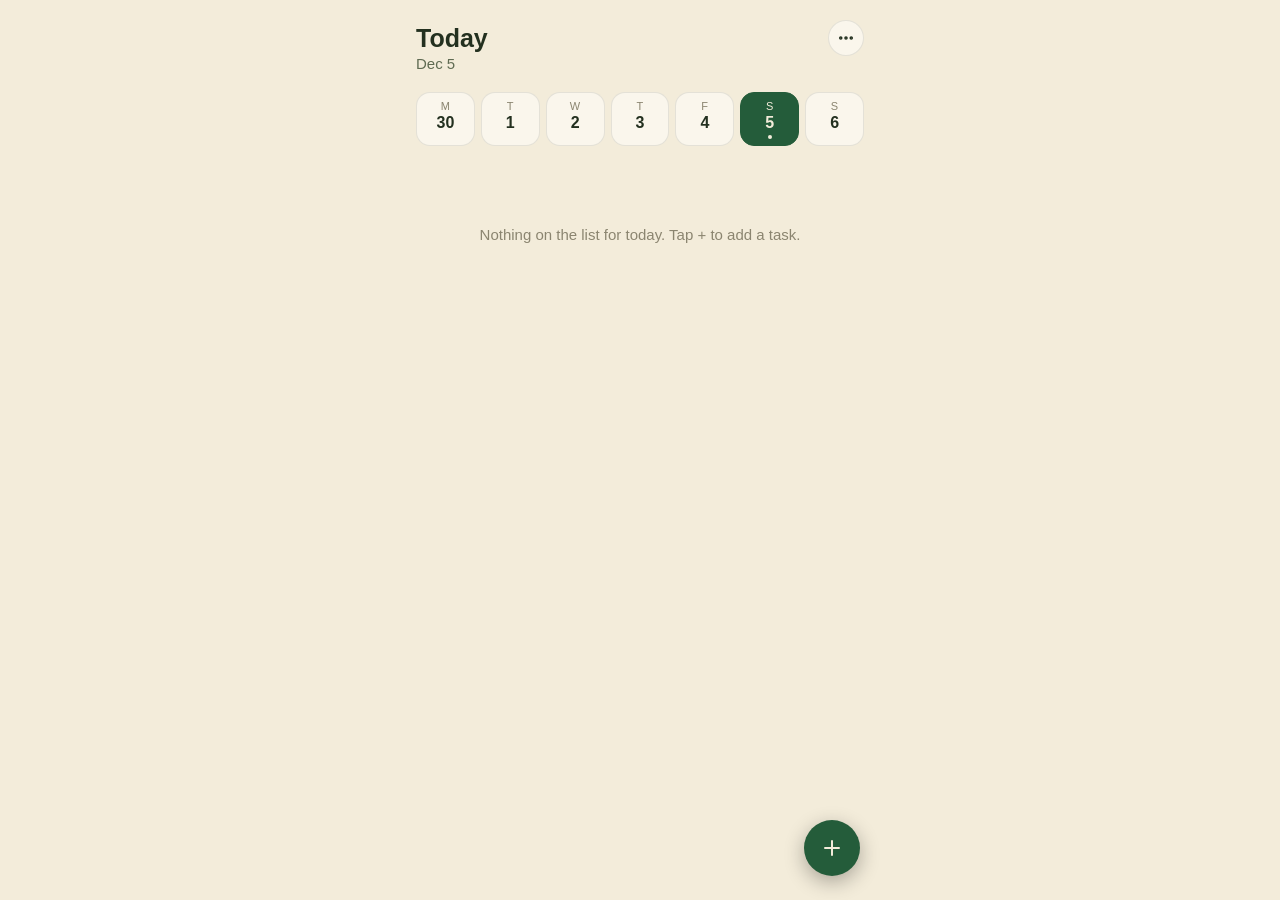
<file: index.html>
<!DOCTYPE html>
<html lang="en">
<head>
<meta charset="UTF-8" />
<meta name="viewport" content="width=device-width, initial-scale=1, viewport-fit=cover" />
<title>Tend</title>
<script>
(function () {
  try {
    var t = localStorage.getItem('dp_theme');
    if (t === 'light' || t === 'dark') document.documentElement.setAttribute('data-theme', t);
  } catch (e) {}
})();
</script>
<meta name="theme-color" content="#0f1a13" />
<link rel="manifest" href="manifest.json" />
<link rel="icon" href="icons/icon-192.png" />
<link rel="apple-touch-icon" href="icons/icon-192.png" />
<meta name="apple-mobile-web-app-capable" content="yes" />
<meta name="apple-mobile-web-app-status-bar-style" content="black-translucent" />
<link rel="stylesheet" href="css/styles.css" />
</head>
<body>
<div id="app">
  <header class="app-header">
    <div>
      <h1 id="dayHeading">Today</h1>
      <div class="date-sub" id="dateSub"></div>
    </div>
    <button class="icon-btn" id="settingsBtn" aria-label="Backup settings"></button>
  </header>

  <div class="day-strip" id="dayStrip"></div>

  <div id="listContainer"></div>
</div>

<button class="fab" id="addTaskFab" aria-label="Add task"></button>

<!-- Add / edit task sheet -->
<div class="overlay" id="taskFormOverlay" hidden>
  <div class="sheet">
    <div class="sheet-handle"></div>
    <div class="sheet-title-row">
      <p id="taskFormTitle">Add task</p>
      <button class="icon-btn" id="taskFormClose" aria-label="Close"></button>
    </div>

    <label class="field-label" for="taskNameInput">Task name</label>
    <input type="text" id="taskNameInput" placeholder="Evening stretch" style="width:100%; margin-bottom:4px;" />
    <p class="field-error" id="taskNameError">Please enter a task name.</p>

    <label class="field-label" for="taskCategoryInput" style="margin-top:12px;">Category</label>
    <input type="text" id="taskCategoryInput" placeholder="pills, gym, meditation…" style="width:100%; margin-bottom:16px;" />

    <label class="field-label">Time of day</label>
    <div class="picker-row" id="timePicker">
      <button type="button" class="picker-btn" data-time="morning"></button>
      <button type="button" class="picker-btn" data-time="afternoon"></button>
      <button type="button" class="picker-btn" data-time="evening"></button>
    </div>
    <p class="field-error" id="taskTimeError">Please choose a time of day.</p>

    <label class="field-label">Repeats on</label>
    <div class="quick-row" id="quickPicker">
      <button type="button" class="quick-btn" data-quick="everyday">Every day</button>
      <button type="button" class="quick-btn" data-quick="weekdays">Weekdays</button>
      <button type="button" class="quick-btn" data-quick="once">Just once</button>
    </div>
    <div class="day-picker" id="dayPicker"></div>
    <p class="day-summary" id="daySummary">Select which days this applies to.</p>

    <button class="primary-btn" id="taskFormSave">Save task</button>
    <button class="secondary-btn" id="taskFormCancel">Cancel</button>
  </div>
</div>

<!-- Edit scope: apply change to just today or whole series -->
<div class="overlay" id="editScopeOverlay" hidden>
  <div class="sheet">
    <div class="sheet-handle"></div>
    <p style="font-size:15px;font-weight:500;margin:0 0 4px;">Save changes</p>
    <p class="action-sheet-subtitle" id="editScopeSubtitle"></p>
    <button class="secondary-btn" id="editScopeOnce">Just today</button>
    <button class="primary-btn" id="editScopeAll">Change whole series</button>
    <button class="secondary-btn" id="editScopeCancel">Cancel</button>
  </div>
</div>

<!-- Delete confirm -->
<div class="overlay" id="deleteConfirmOverlay" hidden>
  <div class="sheet">
    <div class="sheet-handle"></div>
    <p id="deleteConfirmTitle" style="font-size:14px;margin:0 0 4px;"></p>
    <p class="action-sheet-subtitle" id="deleteConfirmSubtitle">What do you want to remove?</p>
    <button class="secondary-btn" id="deleteOnceBtn">Just today</button>
    <button class="danger-btn solid" id="deleteAllBtn">Remove from all days</button>
    <button class="secondary-btn" id="deleteCancelBtn">Cancel</button>
  </div>
</div>

<!-- Backup / settings -->
<div class="overlay" id="settingsOverlay" hidden>
  <div class="sheet">
    <div class="sheet-handle"></div>
    <div class="sheet-title-row">
      <p>Backup</p>
      <button class="icon-btn" id="settingsClose" aria-label="Close"></button>
    </div>
    <button class="row-btn" id="themeToggleBtn"></button>
    <button class="row-btn" id="exportBtn"></button>
    <button class="row-btn" id="importBtn"></button>
    <input type="file" accept="application/json" id="importFileInput" class="file-input" />
    <p class="action-sheet-subtitle" style="margin-top:4px;">Importing replaces all data currently stored on this device.</p>
  </div>
</div>

<div class="toast" id="toast" hidden>
  <span id="toastMessage"></span>
  <button type="button" class="toast-undo" id="toastUndoBtn" hidden>Undo</button>
</div>

<script type="module" src="js/app.js"></script>
</body>
</html>
</file>
<file: css/styles.css>
/*
 * Palette pulled from a minimalist illustration: a small island with a
 * house and tree split across a cream field and a deep forest-green field,
 * reflected in still water. Rather than literally splitting the screen,
 * the two hero colors trade places as background/accent between themes —
 * dark mode is the green field with the house's cream picked out as the
 * accent; light mode is the cream field with the forest green picked out
 * instead. Everything else (water teal, foliage sage, boat-wood terracotta,
 * stone, dusk plum/rose) supports as the category tag palette.
 */
:root {
  color-scheme: dark;

  --bg: #0f1a13;
  --surface-1: #16221a;
  --surface-2: #1c2b21;
  --surface-3: #253629;
  --border: rgba(240, 235, 220, 0.08);
  --border-accent: #ede3cc;
  --border-danger: rgba(200, 90, 70, 0.5);

  --text-primary: #f2ecdc;
  --text-secondary: #a8b8a4;
  --text-muted: #6f8070;
  --text-danger: #ff9478;
  --on-accent: #16241a;
  --on-danger: #fff6e8;

  --fill-accent: #ede3cc;
  --fill-secondary: #2a3a2d;
  --fill-danger: #b8453a;

  /* Sage (foliage) */
  --bg-tint-blue: rgba(140, 170, 110, 0.18);
  --text-tint-blue: #b9d69a;
  /* Dusk plum */
  --bg-tint-purple: rgba(120, 85, 95, 0.2);
  --text-tint-purple: #d2a0ac;
  /* Water teal */
  --bg-tint-green: rgba(70, 140, 130, 0.2);
  --text-tint-green: #82d1c4;
  /* Boat-wood terracotta */
  --bg-tint-orange: rgba(196, 120, 70, 0.2);
  --text-tint-orange: #eab488;
  /* Warm rose */
  --bg-tint-pink: rgba(185, 105, 95, 0.18);
  --text-tint-pink: #e3a89a;
  /* House stone */
  --bg-tint-gray: rgba(165, 150, 120, 0.16);
  --text-tint-gray: #d1c4a4;

  --shadow-sheet: 0 -8px 30px rgba(0, 0, 0, 0.45);
  --radius-lg: 16px;
  --radius-md: 12px;
  --radius-sm: 8px;
}

/* Light palette applies on system preference, unless overridden by the
 * in-app toggle (data-theme, set by js/app.js and persisted to
 * localStorage) — the same palette is also defined unconditionally under
 * [data-theme="light"] so the forced choice wins regardless of system
 * preference. */
@media (prefers-color-scheme: light) {
  :root:not([data-theme="dark"]) {
    color-scheme: light;
    --bg: #f3ecda;
    --surface-1: #faf6ec;
    --surface-2: #faf6ec;
    --surface-3: #ece0c4;
    --border: rgba(30, 45, 30, 0.1);
    --border-accent: #245c3a;
    --border-danger: rgba(160, 55, 40, 0.4);

    --text-primary: #23301f;
    --text-secondary: #5f6b52;
    --text-muted: #8b8570;
    --text-danger: #a3392b;

    --fill-accent: #245c3a;
    --fill-secondary: #ece0c4;
    --fill-danger: #a3392b;
    --on-accent: #f3ecda;
    --on-danger: #f7f0e0;

    /* Sage (foliage) */
    --bg-tint-blue: rgba(110, 150, 80, 0.16);
    --text-tint-blue: #4c6b34;
    /* Dusk plum */
    --bg-tint-purple: rgba(110, 75, 85, 0.16);
    --text-tint-purple: #6b4652;
    /* Water teal */
    --bg-tint-green: rgba(60, 130, 120, 0.16);
    --text-tint-green: #276358;
    /* Boat-wood terracotta */
    --bg-tint-orange: rgba(180, 105, 55, 0.16);
    --text-tint-orange: #8a4d1e;
    /* Warm rose */
    --bg-tint-pink: rgba(170, 90, 80, 0.16);
    --text-tint-pink: #8a4436;
    /* House stone */
    --bg-tint-gray: rgba(140, 125, 95, 0.16);
    --text-tint-gray: #6b5c40;

    --shadow-sheet: 0 -8px 30px rgba(0, 0, 0, 0.12);
  }
}

:root[data-theme="light"] {
  color-scheme: light;
  --bg: #f3ecda;
  --surface-1: #faf6ec;
  --surface-2: #faf6ec;
  --surface-3: #ece0c4;
  --border: rgba(30, 45, 30, 0.1);
  --border-accent: #245c3a;
  --border-danger: rgba(160, 55, 40, 0.4);

  --text-primary: #23301f;
  --text-secondary: #5f6b52;
  --text-muted: #8b8570;
  --text-danger: #a3392b;

  --fill-accent: #245c3a;
  --fill-secondary: #ece0c4;
  --fill-danger: #a3392b;
  --on-accent: #f3ecda;
  --on-danger: #f7f0e0;

  /* Sage (foliage) */
  --bg-tint-blue: rgba(110, 150, 80, 0.16);
  --text-tint-blue: #4c6b34;
  /* Dusk plum */
  --bg-tint-purple: rgba(110, 75, 85, 0.16);
  --text-tint-purple: #6b4652;
  /* Water teal */
  --bg-tint-green: rgba(60, 130, 120, 0.16);
  --text-tint-green: #276358;
  /* Boat-wood terracotta */
  --bg-tint-orange: rgba(180, 105, 55, 0.16);
  --text-tint-orange: #8a4d1e;
  /* Warm rose */
  --bg-tint-pink: rgba(170, 90, 80, 0.16);
  --text-tint-pink: #8a4436;
  /* House stone */
  --bg-tint-gray: rgba(140, 125, 95, 0.16);
  --text-tint-gray: #6b5c40;

  --shadow-sheet: 0 -8px 30px rgba(0, 0, 0, 0.12);
}

* {
  box-sizing: border-box;
}

html, body {
  height: 100%;
}

body {
  margin: 0;
  background: var(--bg);
  color: var(--text-primary);
  font-family: -apple-system, BlinkMacSystemFont, 'Segoe UI', Roboto, Helvetica, Arial, sans-serif;
  -webkit-tap-highlight-color: transparent;
}

button, input {
  font: inherit;
  color: inherit;
}

button {
  background: var(--surface-3);
  border: 0.5px solid var(--border);
  border-radius: var(--radius-sm);
  color: var(--text-primary);
  cursor: pointer;
}

button:active {
  opacity: 0.8;
}

input[type="text"] {
  background: var(--surface-3);
  border: 0.5px solid var(--border);
  border-radius: var(--radius-sm);
  padding: 10px 12px;
  color: var(--text-primary);
}

input[type="text"]:focus, button:focus-visible {
  outline: 2px solid var(--border-accent);
  outline-offset: 1px;
}

#app {
  max-width: 480px;
  margin: 0 auto;
  min-height: 100%;
  padding: 20px 16px calc(96px + env(safe-area-inset-bottom));
}

#listContainer {
  position: relative;
  overflow: hidden;
  touch-action: pan-y;
  transition: transform 150ms ease, opacity 150ms ease;
}

/* The day-swipe pager relies on overflow:hidden to clip panels sliding in
 * from the side, but that same clipping cuts off a long-press-dragged row
 * once it's pulled below the list's own (untransformed) height — so it's
 * relaxed just for the duration of a drag. */
#listContainer.reordering {
  overflow: visible;
}

/* Tap-to-jump on the day strip (no finger to track) still gets a simple crossfade */
#listContainer.slide-out-left { transform: translateX(-16px); opacity: 0; }
#listContainer.slide-out-right { transform: translateX(16px); opacity: 0; }
#listContainer.slide-in-left { transform: translateX(-16px); opacity: 0; }
#listContainer.slide-in-right { transform: translateX(16px); opacity: 0; }
#listContainer.no-anim { transition: none !important; }

/* Live swipe drag: current + preview day panels slide together 1:1 with the finger */
.day-panel {
  position: absolute;
  top: 0;
  left: 0;
  width: 100%;
  transition: none;
}

/* ---------- Header ---------- */
.app-header {
  display: flex;
  align-items: baseline;
  justify-content: space-between;
  margin-bottom: 20px;
}

.app-header h1 {
  font-size: 25px;
  font-weight: 600;
  margin: 0;
}

.app-header .date-sub {
  font-size: 15px;
  color: var(--text-secondary);
  margin-top: 2px;
}

.icon-btn {
  width: 36px;
  height: 36px;
  border-radius: 50%;
  display: flex;
  align-items: center;
  justify-content: center;
  background: var(--surface-2);
  flex-shrink: 0;
}

.icon-btn svg {
  width: 18px;
  height: 18px;
}

/* ---------- Day strip ---------- */
.day-strip {
  display: flex;
  gap: 6px;
  margin-bottom: 20px;
  touch-action: pan-y;
}

.day-strip-btn {
  flex: 1;
  display: flex;
  flex-direction: column;
  align-items: center;
  gap: 3px;
  padding: 7px 0 6px;
  border-radius: 14px;
  background: var(--surface-2);
  min-width: 0;
}

.day-strip-btn .dow {
  font-size: 11px;
  text-transform: uppercase;
  letter-spacing: 0.03em;
  color: var(--text-muted);
}

.day-strip-btn .dom {
  font-size: 16px;
  font-weight: 600;
  color: var(--text-primary);
  line-height: 1;
}

.day-strip-btn .today-dot {
  width: 4px;
  height: 4px;
  border-radius: 50%;
  background: var(--fill-accent);
  margin-top: 1px;
}

.day-strip-btn.today .dow,
.day-strip-btn.today .dom {
  color: var(--fill-accent);
}

.day-strip-btn.selected {
  background: var(--fill-accent);
  border-color: var(--border-accent);
}

.day-strip-btn.selected .dow,
.day-strip-btn.selected .dom {
  color: var(--on-accent);
}

.day-strip-btn.selected .today-dot {
  background: var(--on-accent);
}

/* ---------- Sections ---------- */
.section {
  margin-bottom: 22px;
}

.section-title {
  font-size: 13px;
  font-weight: 600;
  text-transform: uppercase;
  letter-spacing: 0.06em;
  color: var(--text-muted);
  margin: 0 0 8px 4px;
  display: flex;
  align-items: center;
  gap: 6px;
}

.section-title svg {
  width: 14px;
  height: 14px;
}

.task-list {
  display: flex;
  flex-direction: column;
  gap: 8px;
}

/* ---------- Task row ---------- */
.task-row-wrap {
  position: relative;
  border-radius: var(--radius-md);
  overflow: hidden;
  touch-action: pan-y;
  user-select: none;
  -webkit-user-select: none;
}

.task-row-actions {
  position: absolute;
  top: 0;
  bottom: 0;
  right: 0;
  width: 128px; /* two 64px buttons — must match ROW_REVEAL in app.js */
  display: flex;
  justify-content: flex-end;
  align-items: stretch;
}

.row-action {
  width: 64px;
  border: none;
  border-radius: 0;
  display: flex;
  align-items: center;
  justify-content: center;
  flex-shrink: 0;
}

.row-action svg {
  width: 20px;
  height: 20px;
}

.row-action.edit {
  background: var(--fill-accent);
  color: var(--on-accent);
}

.row-action.delete {
  background: var(--fill-danger);
  color: var(--on-danger);
}

/* Swipe-right-to-complete: revealed on the left edge as the row slides
 * right, symmetrical to the edit/delete panel on the other side. */
.task-row-complete-bg {
  position: absolute;
  top: 0;
  bottom: 0;
  left: 0;
  width: 96px; /* must match COMPLETE_REVEAL in app.js */
  border-radius: var(--radius-md) 0 0 var(--radius-md);
  background: var(--fill-accent);
  color: var(--on-accent);
  display: flex;
  align-items: center;
  justify-content: flex-start;
  padding-left: 22px;
}

.task-row-complete-bg svg {
  width: 22px;
  height: 22px;
}

.task-row {
  position: relative;
  background: var(--surface-2);
  border: 0.5px solid var(--border);
  border-radius: var(--radius-md);
  padding: 0.7rem 0.9rem;
  display: flex;
  align-items: center;
  gap: 10px;
}

.task-row-wrap .task-row {
  transition: transform 0.18s ease;
}

.task-row-wrap.dragging .task-row {
  transition: none;
}

/* Long-press reorder: the picked-up row becomes position:fixed (set inline
 * in JS) and just tracks the finger; its spot in the flow is held by an
 * invisible .reorder-spacer instead, so everything else reflows normally
 * around wherever that spacer currently sits. */
.task-row-wrap.reorder-lifted {
  z-index: 30;
}

.task-row-wrap.reorder-lifted .task-row {
  transition: none;
  box-shadow: 0 10px 24px rgba(0, 0, 0, 0.35);
  transform: scale(1.02);
}

.reorder-spacer {
  visibility: hidden;
}

.task-checkbox {
  width: 25px;
  height: 25px;
  border-radius: 50%;
  border: 1.5px solid var(--text-muted);
  background: transparent;
  flex-shrink: 0;
  display: flex;
  align-items: center;
  justify-content: center;
  padding: 0;
}

.task-checkbox svg {
  width: 15px;
  height: 15px;
  opacity: 0;
}

.task-row.completed .task-checkbox {
  background: var(--fill-accent);
  border-color: var(--fill-accent);
  color: var(--on-accent);
}

.task-row.completed .task-checkbox svg {
  opacity: 1;
}

.task-label-btn {
  flex: 1;
  display: flex;
  flex-direction: column;
  align-items: flex-start;
  gap: 2px;
  background: transparent;
  border: none;
  padding: 0;
  text-align: left;
  min-width: 0;
}

.task-name {
  font-size: 16px;
  line-height: 1.3;
}

.task-row.completed .task-name {
  color: var(--text-muted);
  text-decoration: line-through;
}

.task-override-note {
  font-size: 12px;
  color: var(--text-muted);
}

.tag {
  font-size: 12px;
  padding: 3px 9px;
  border-radius: 10px;
  white-space: nowrap;
  flex-shrink: 0;
  border: none;
}

.tag-blue { background: var(--bg-tint-blue); color: var(--text-tint-blue); }
.tag-purple { background: var(--bg-tint-purple); color: var(--text-tint-purple); }
.tag-green { background: var(--bg-tint-green); color: var(--text-tint-green); }
.tag-orange { background: var(--bg-tint-orange); color: var(--text-tint-orange); }
.tag-pink { background: var(--bg-tint-pink); color: var(--text-tint-pink); }
.tag-gray { background: var(--bg-tint-gray); color: var(--text-tint-gray); }

/* ---------- Empty state ---------- */
.empty-state {
  text-align: center;
  color: var(--text-muted);
  font-size: 15px;
  padding: 60px 20px;
}

/* ---------- FAB ---------- */
.fab {
  position: fixed;
  right: max(20px, calc((100vw - 480px) / 2 + 20px));
  bottom: calc(24px + env(safe-area-inset-bottom));
  width: 56px;
  height: 56px;
  border-radius: 50%;
  background: var(--fill-accent);
  color: var(--on-accent);
  display: flex;
  align-items: center;
  justify-content: center;
  box-shadow: 0 6px 20px rgba(0, 0, 0, 0.3);
  border: none;
  z-index: 20;
}

.fab svg {
  width: 24px;
  height: 24px;
}

/* ---------- Overlay / sheet ---------- */
.overlay {
  position: fixed;
  inset: 0;
  background: rgba(0, 0, 0, 0.5);
  display: flex;
  align-items: flex-end;
  justify-content: center;
  z-index: 50;
}

.overlay[hidden] {
  display: none !important;
}

.sheet {
  width: 100%;
  max-width: 480px;
  max-height: 88vh;
  overflow-y: auto;
  background: var(--surface-1);
  border-radius: 18px 18px 0 0;
  padding: 14px 16px calc(20px + env(safe-area-inset-bottom));
  box-shadow: var(--shadow-sheet);
  animation: sheet-up 0.18s ease-out;
}

@keyframes sheet-up {
  from { transform: translateY(16px); opacity: 0.6; }
  to { transform: translateY(0); opacity: 1; }
}

.sheet-handle {
  width: 36px;
  height: 4px;
  border-radius: 3px;
  background: var(--border);
  margin: 2px auto 14px;
}

.sheet-title-row {
  display: flex;
  align-items: center;
  justify-content: space-between;
  margin-bottom: 14px;
}

.sheet-title-row p {
  font-size: 20px;
  font-weight: 500;
  margin: 0;
}

.field-label {
  font-size: 14px;
  color: var(--text-secondary);
  display: block;
  margin-bottom: 8px;
}

.card {
  background: var(--surface-2);
  border-radius: var(--radius-md);
  border: 0.5px solid var(--border);
  padding: 1rem 1.25rem;
}

.picker-row {
  display: flex;
  gap: 6px;
  margin-bottom: 16px;
}

.picker-btn {
  flex: 1;
  padding: 8px 0;
  font-size: 13px;
  display: flex;
  flex-direction: column;
  align-items: center;
  gap: 4px;
}

.picker-btn svg {
  width: 16px;
  height: 16px;
}

.picker-btn.selected {
  background: var(--fill-accent);
  color: var(--on-accent);
  border-color: var(--border-accent);
}

.quick-row {
  display: flex;
  gap: 6px;
  margin-bottom: 10px;
}

.quick-btn {
  flex: 1;
  padding: 6px 0;
  font-size: 13px;
}

.quick-btn.selected {
  background: var(--fill-accent);
  color: var(--on-accent);
  border-color: var(--border-accent);
}

.day-picker {
  display: flex;
  gap: 4px;
  margin-bottom: 12px;
}

.day-btn {
  flex: 1;
  padding: 8px 0;
  font-size: 13px;
  border-radius: 50%;
  aspect-ratio: 1;
}

.day-btn.selected {
  background: var(--fill-accent);
  color: var(--on-accent);
  border-color: var(--border-accent);
}

.day-summary {
  font-size: 14px;
  color: var(--text-secondary);
  margin: 0 0 16px;
}

.primary-btn {
  width: 100%;
  padding: 12px;
  background: var(--fill-accent);
  color: var(--on-accent);
  font-size: 16px;
  font-weight: 500;
  border-radius: var(--radius-sm);
  margin-bottom: 8px;
}

.secondary-btn {
  width: 100%;
  padding: 10px;
  font-size: 16px;
  margin-bottom: 8px;
}

.danger-btn {
  width: 100%;
  padding: 10px;
  color: var(--text-danger);
  border-color: var(--border-danger);
  font-size: 16px;
  margin-bottom: 8px;
}

.danger-btn.solid {
  background: var(--fill-danger);
  color: var(--on-danger);
  font-weight: 500;
  border-color: transparent;
}

.row-btn {
  width: 100%;
  padding: 10px;
  display: flex;
  align-items: center;
  gap: 8px;
  margin-bottom: 8px;
  font-size: 16px;
}

.row-btn svg {
  width: 16px;
  height: 16px;
}

.field-error {
  font-size: 13px;
  color: var(--text-danger);
  margin: -10px 0 12px;
  display: none;
}

.field-error.visible {
  display: block;
}

.action-sheet-subtitle {
  font-size: 13px;
  color: var(--text-secondary);
  margin: 0 0 14px;
}

.toast {
  position: fixed;
  left: 50%;
  bottom: calc(24px + env(safe-area-inset-bottom));
  transform: translateX(-50%);
  background: var(--surface-3);
  border: 0.5px solid var(--border);
  color: var(--text-primary);
  font-size: 14px;
  padding: 10px 16px;
  border-radius: 20px;
  box-shadow: 0 6px 20px rgba(0, 0, 0, 0.3);
  z-index: 80;
  max-width: 90vw;
  display: flex;
  align-items: center;
  gap: 12px;
}

.toast[hidden] {
  display: none !important;
}

.toast-undo {
  background: none;
  border: none;
  color: var(--text-tint-blue);
  font-weight: 600;
  font-size: 14px;
  padding: 0;
  flex-shrink: 0;
}

.toast-undo[hidden] {
  display: none !important;
}

.file-input {
  display: none;
}
</file>
